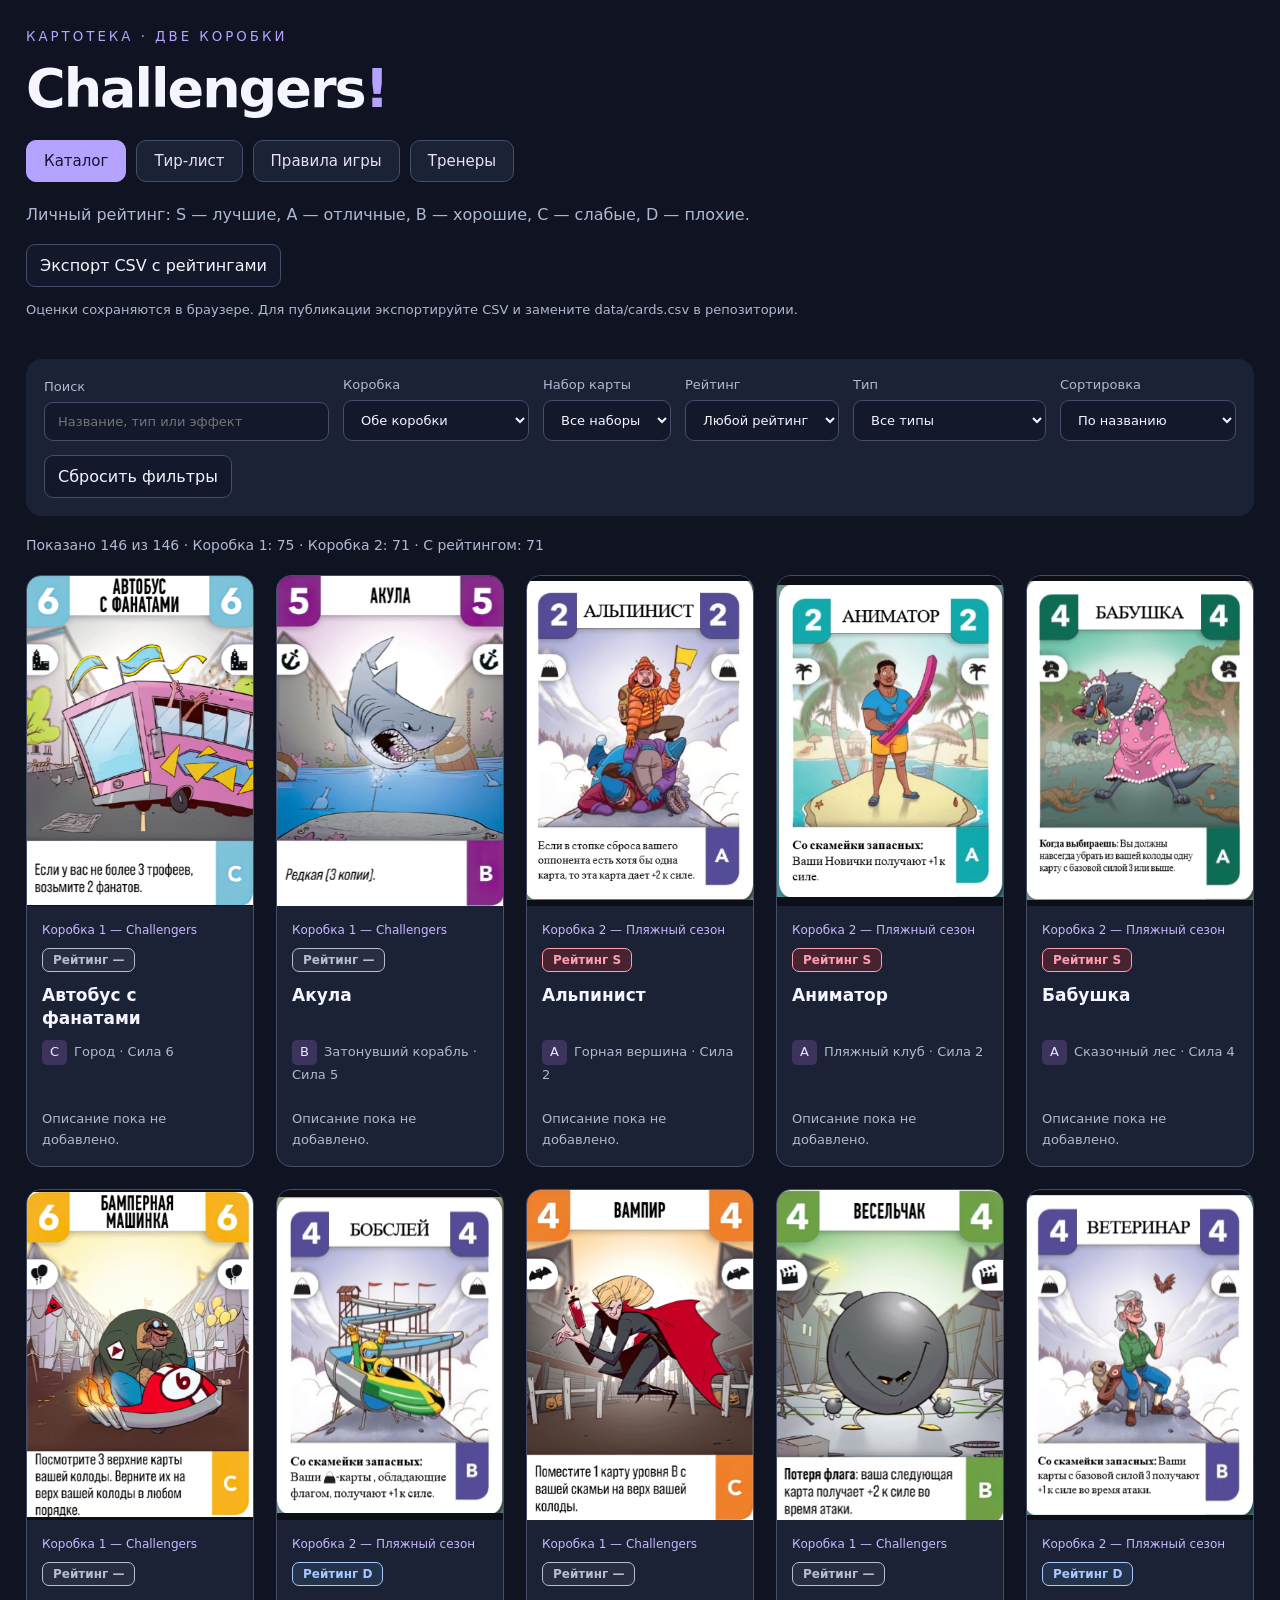
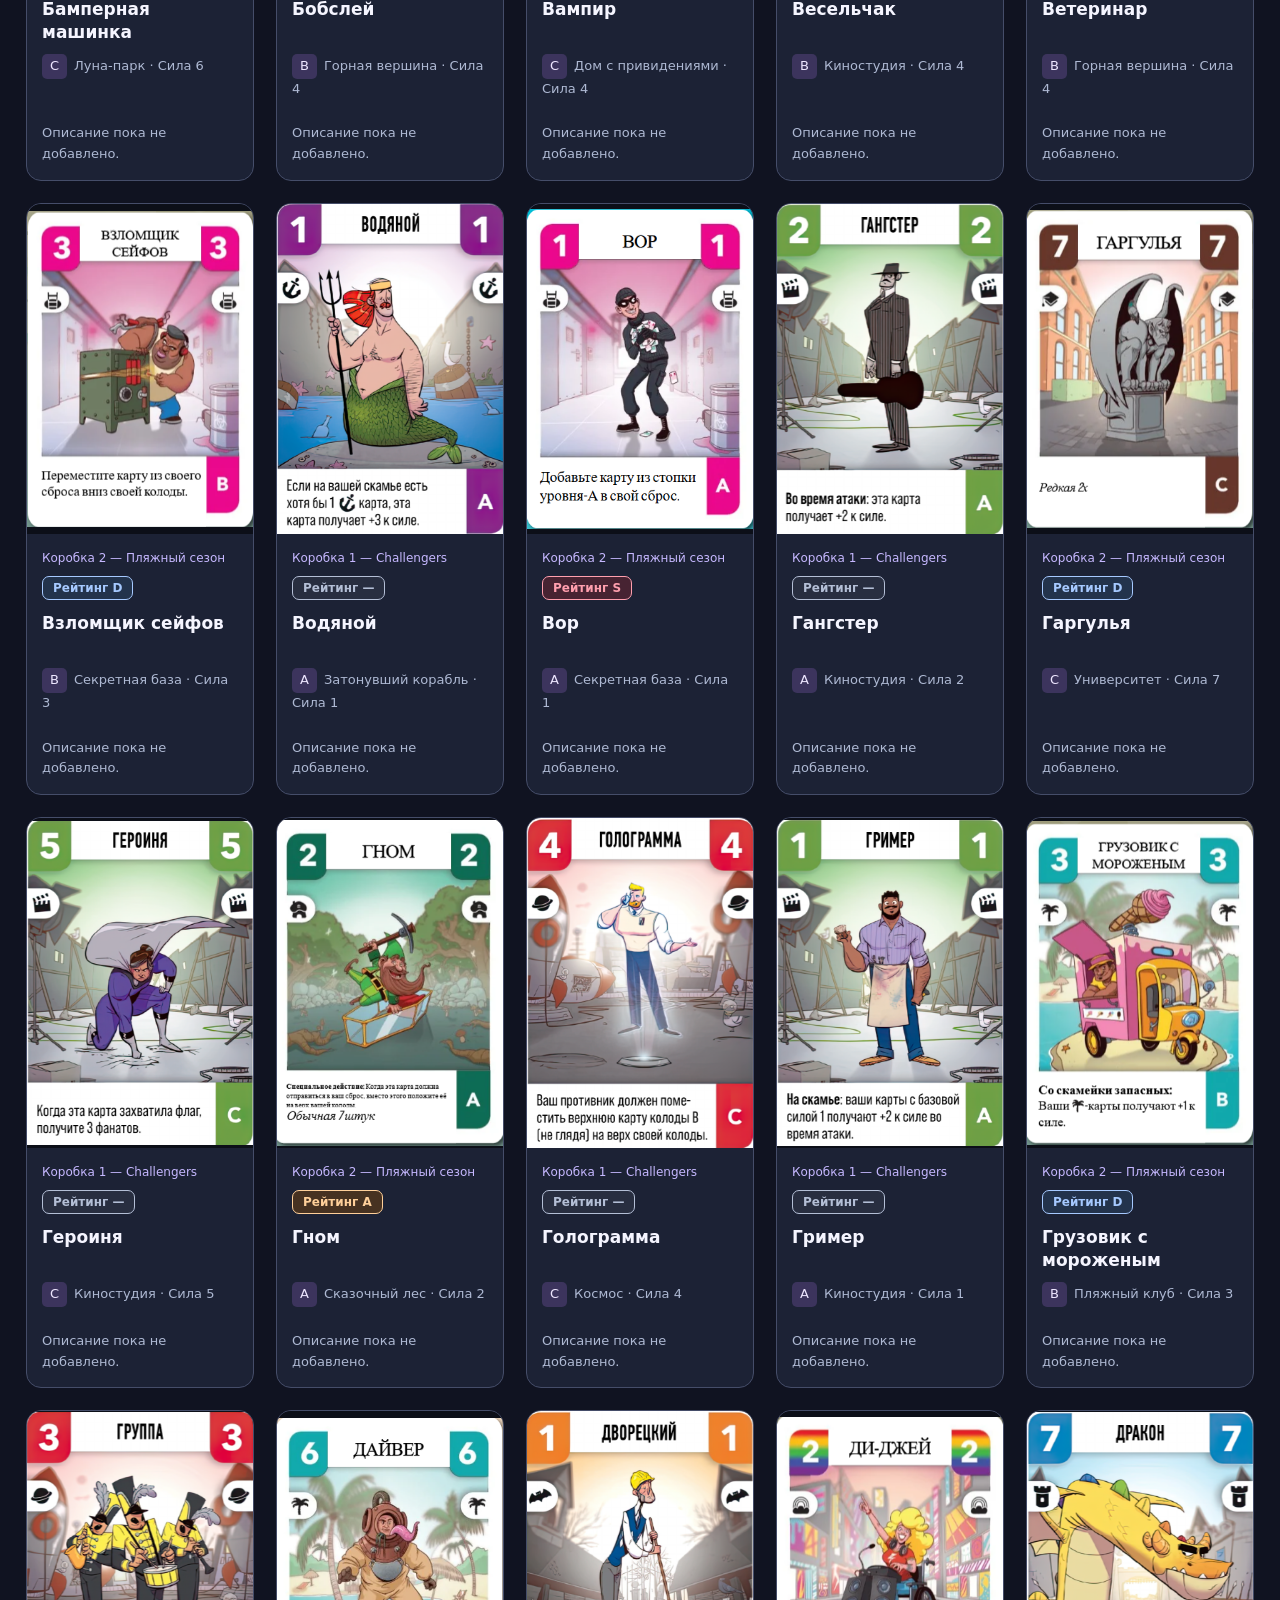
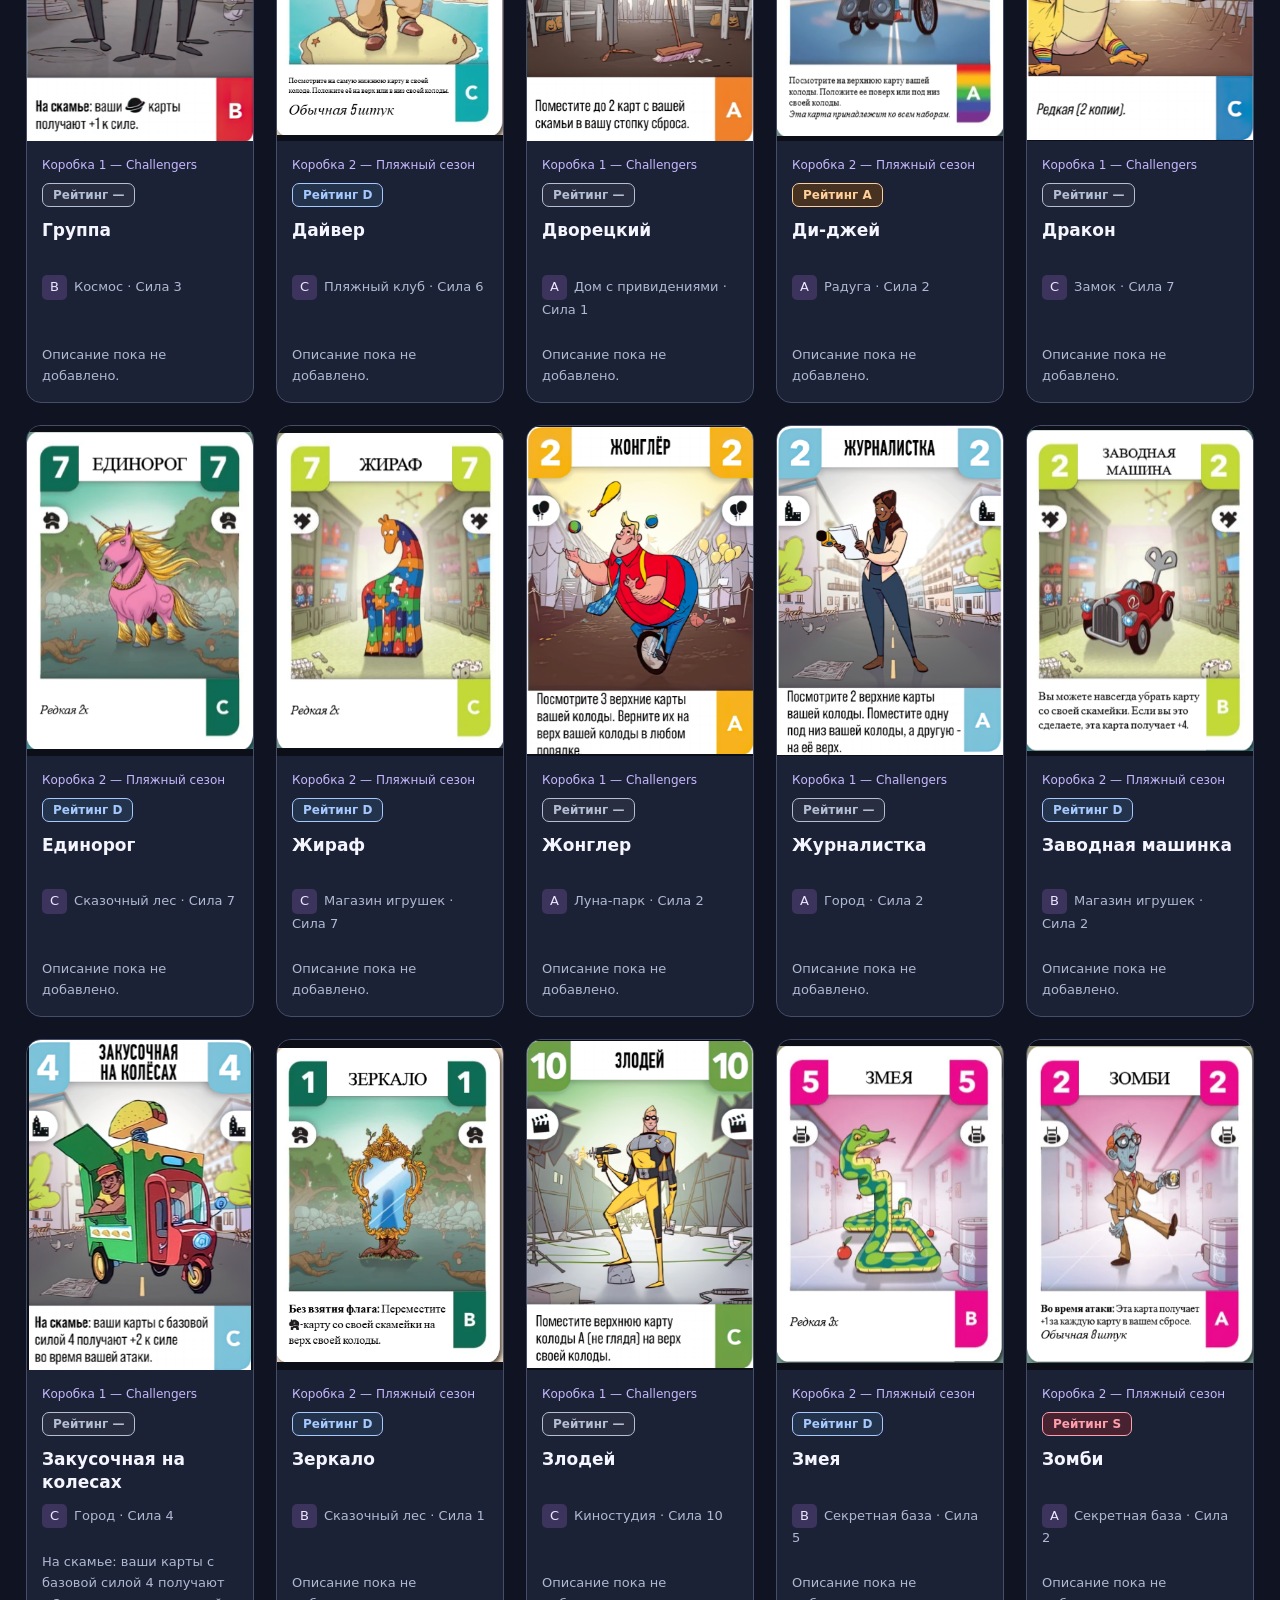
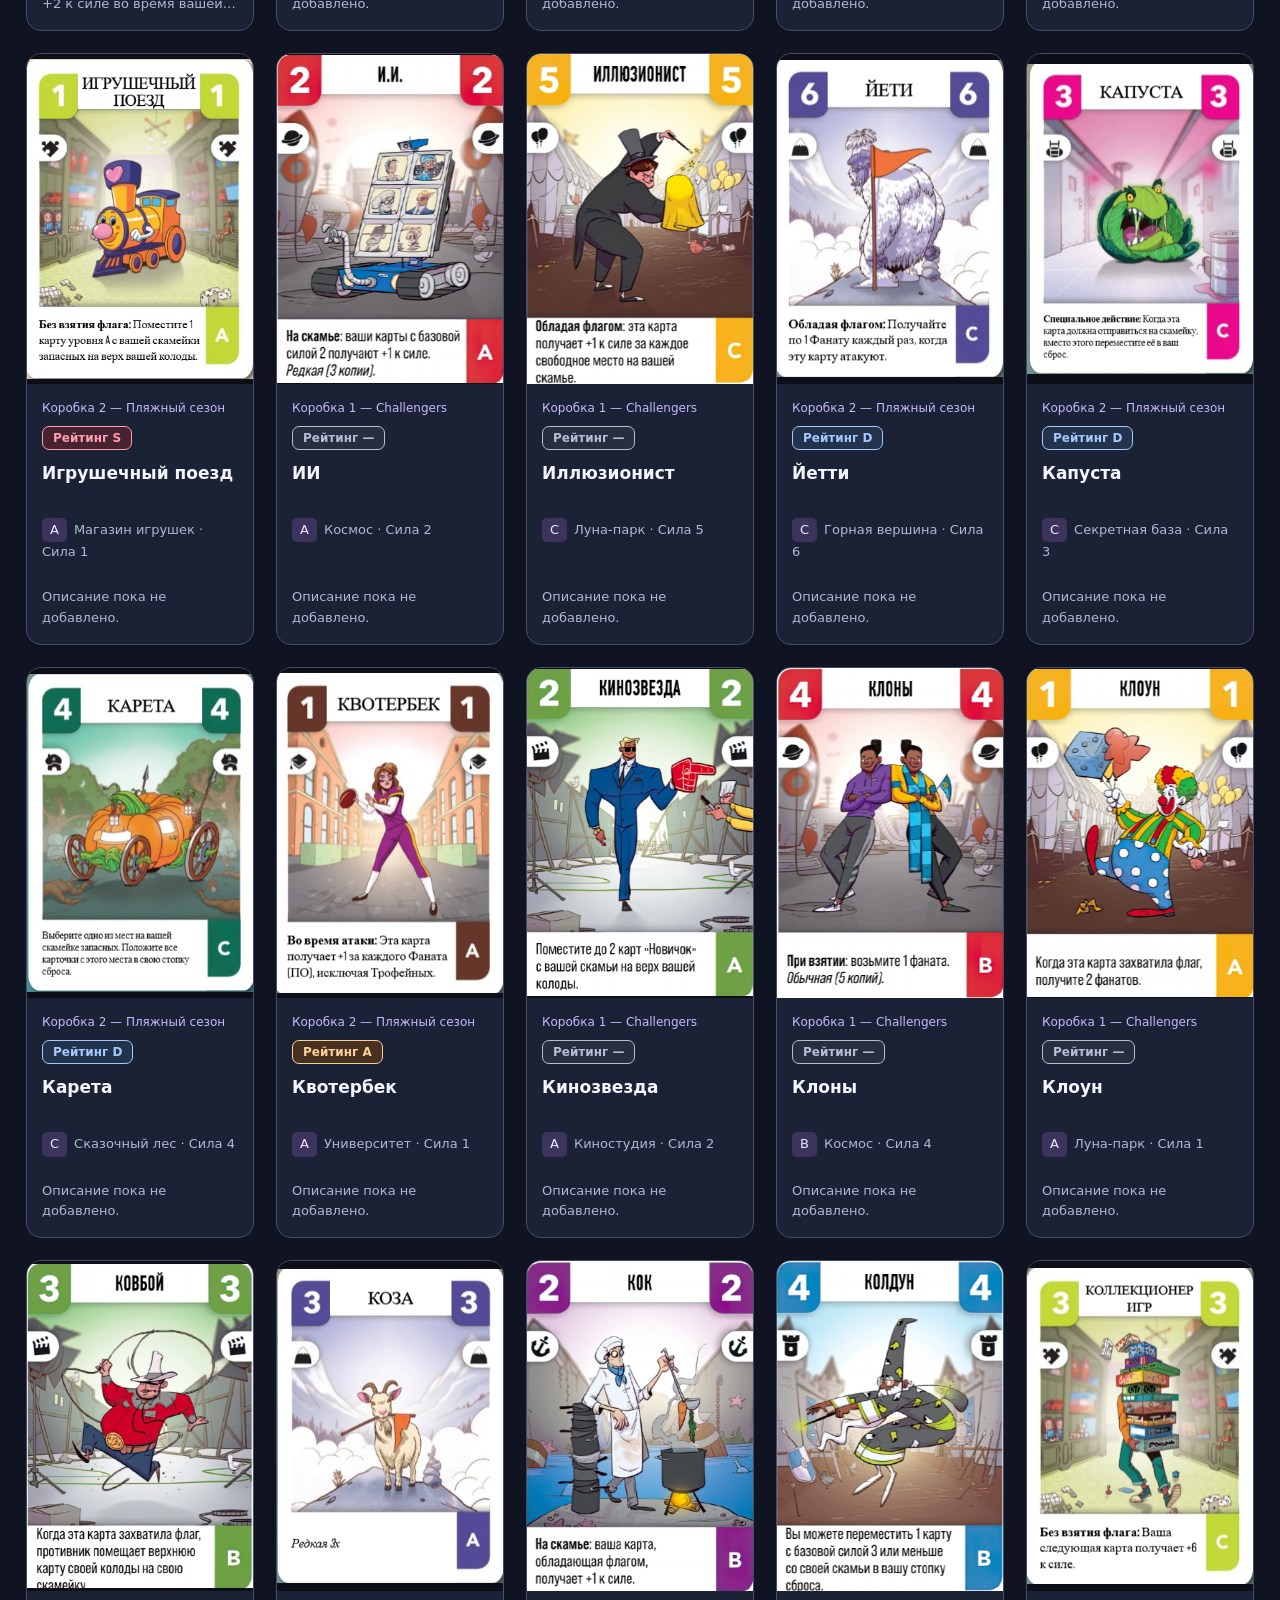
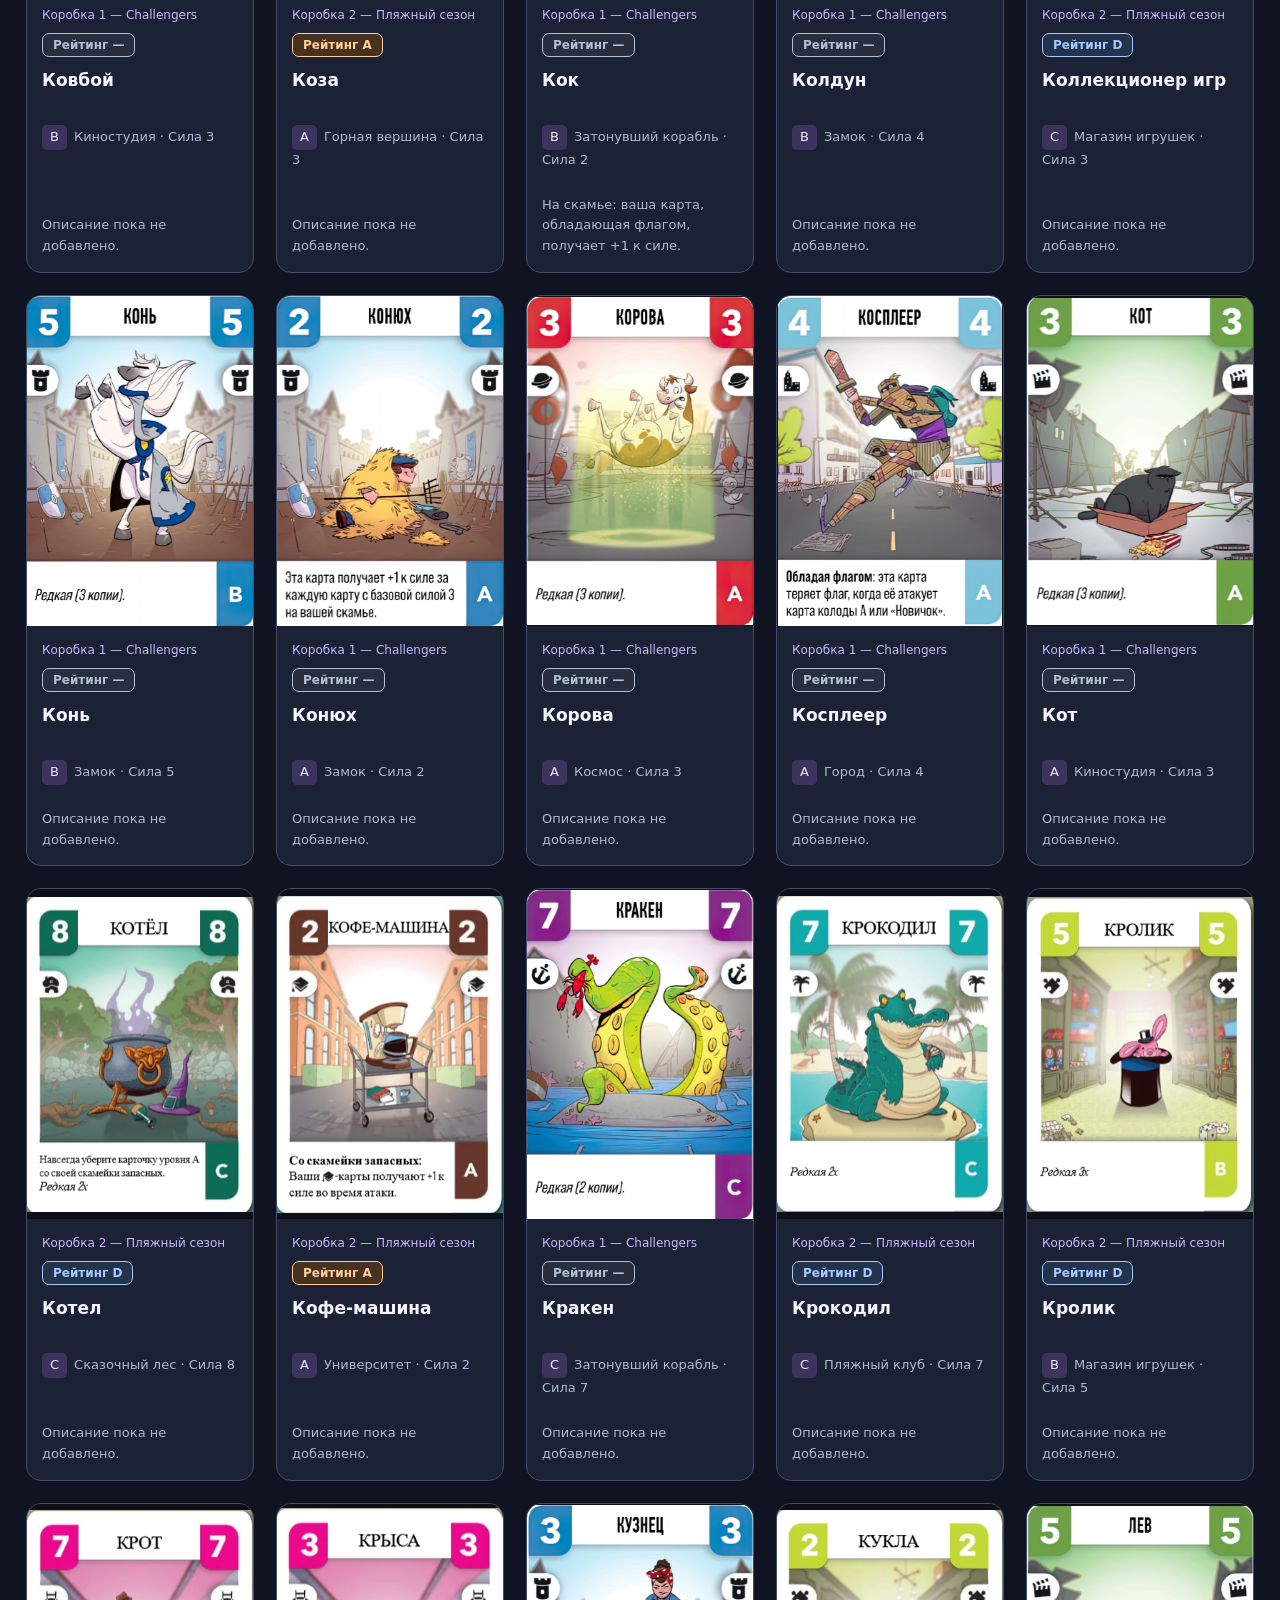
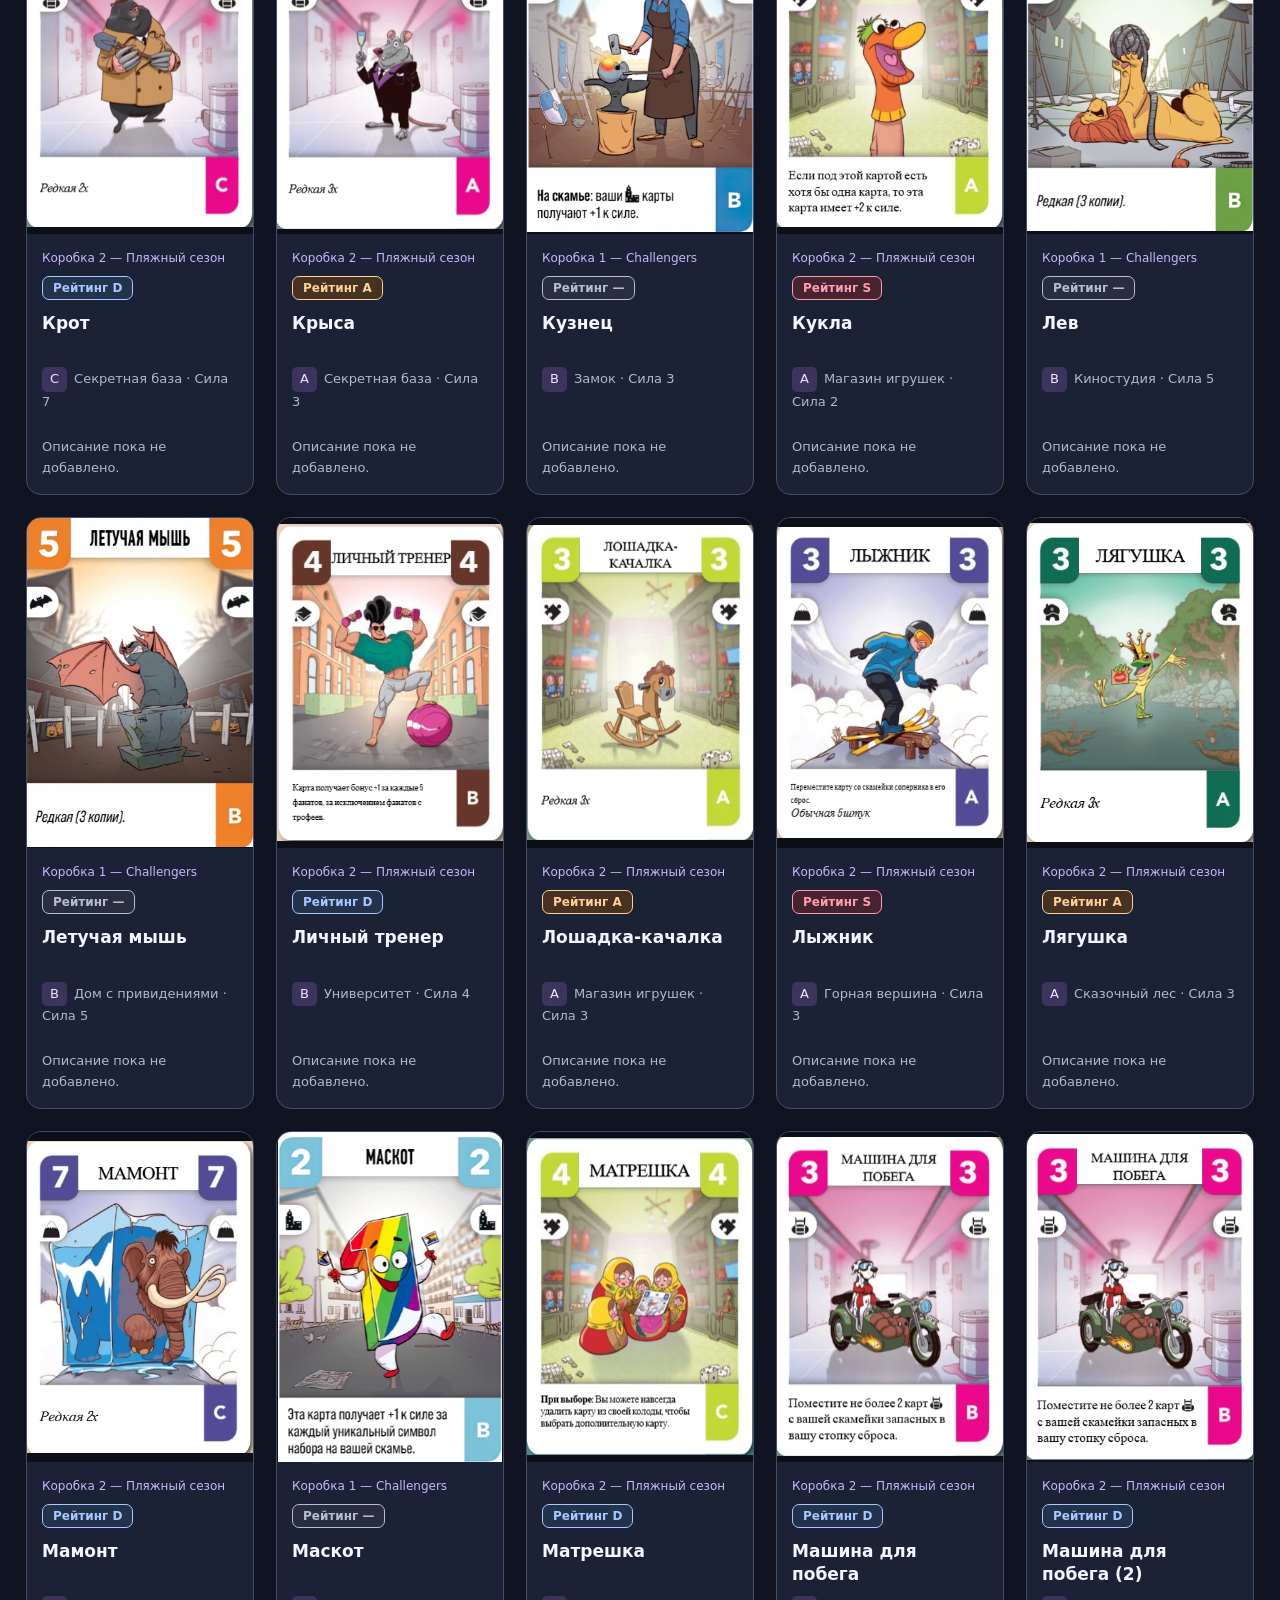
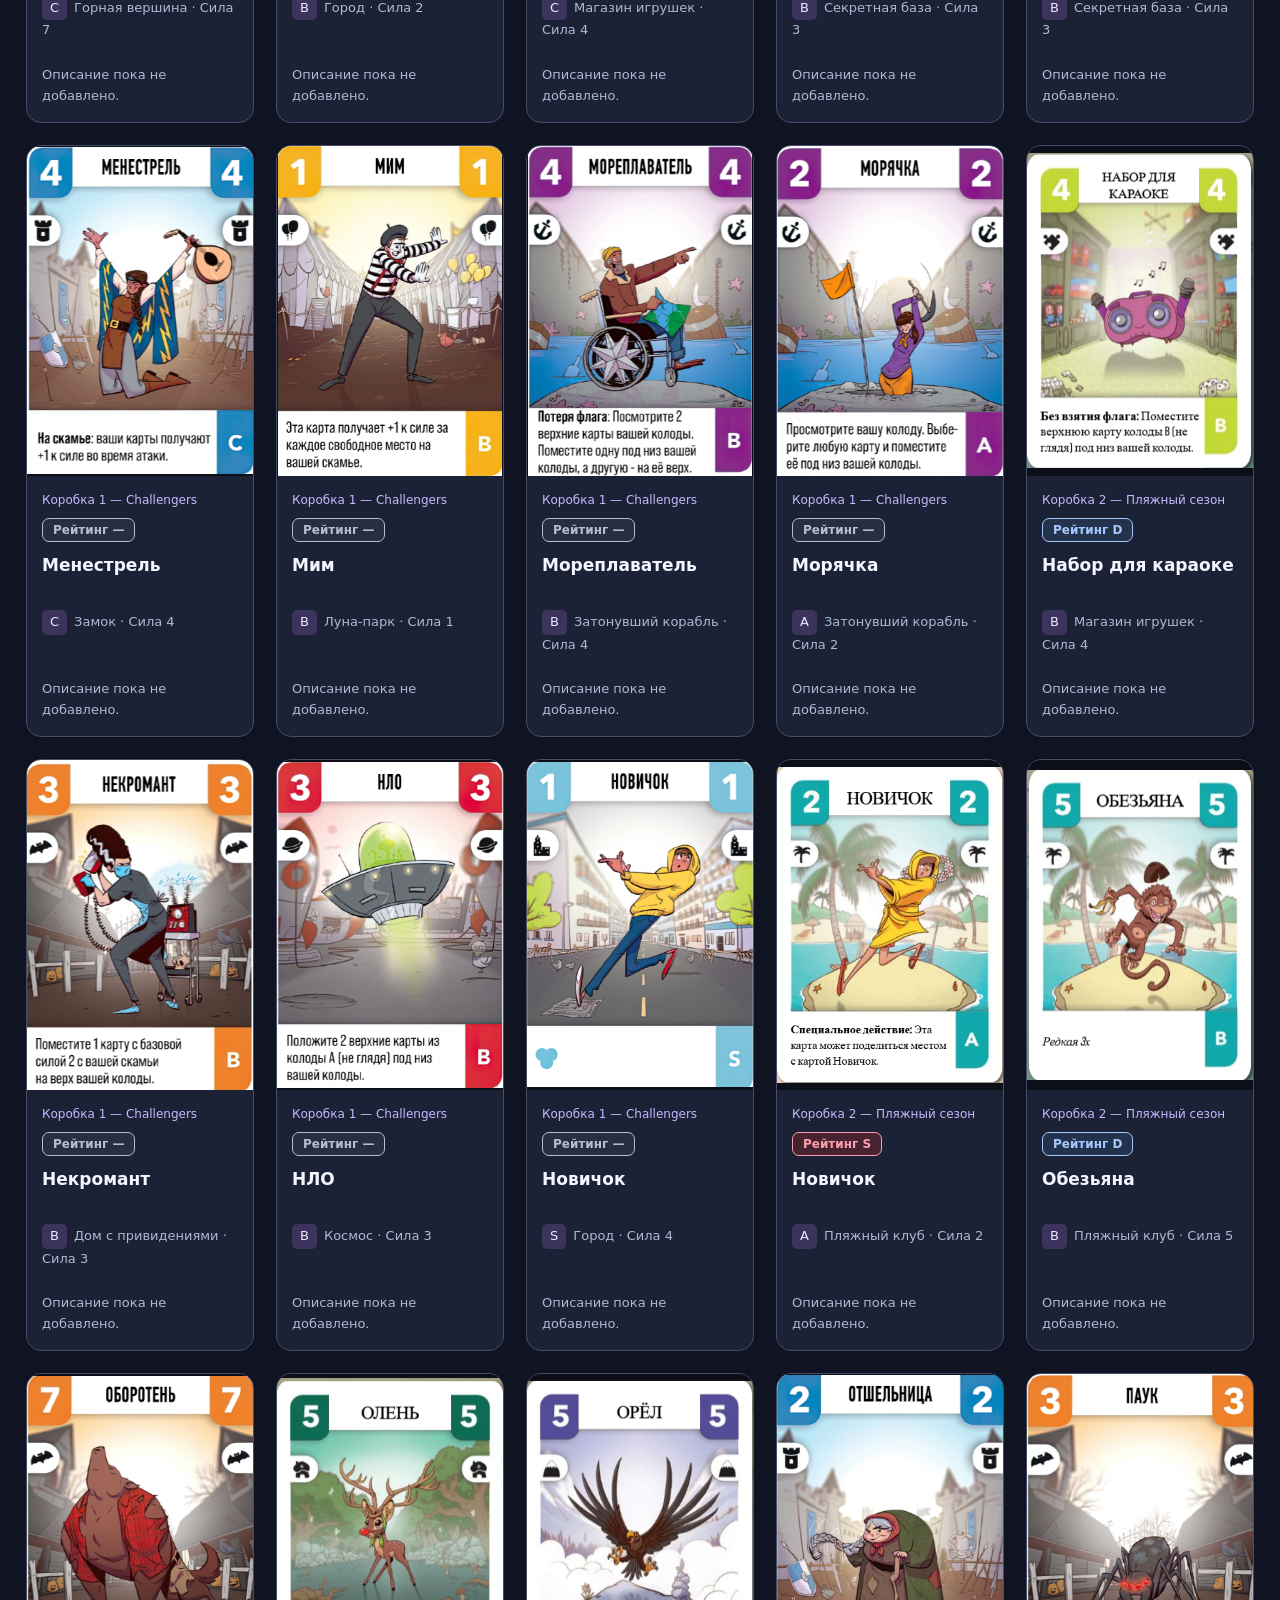
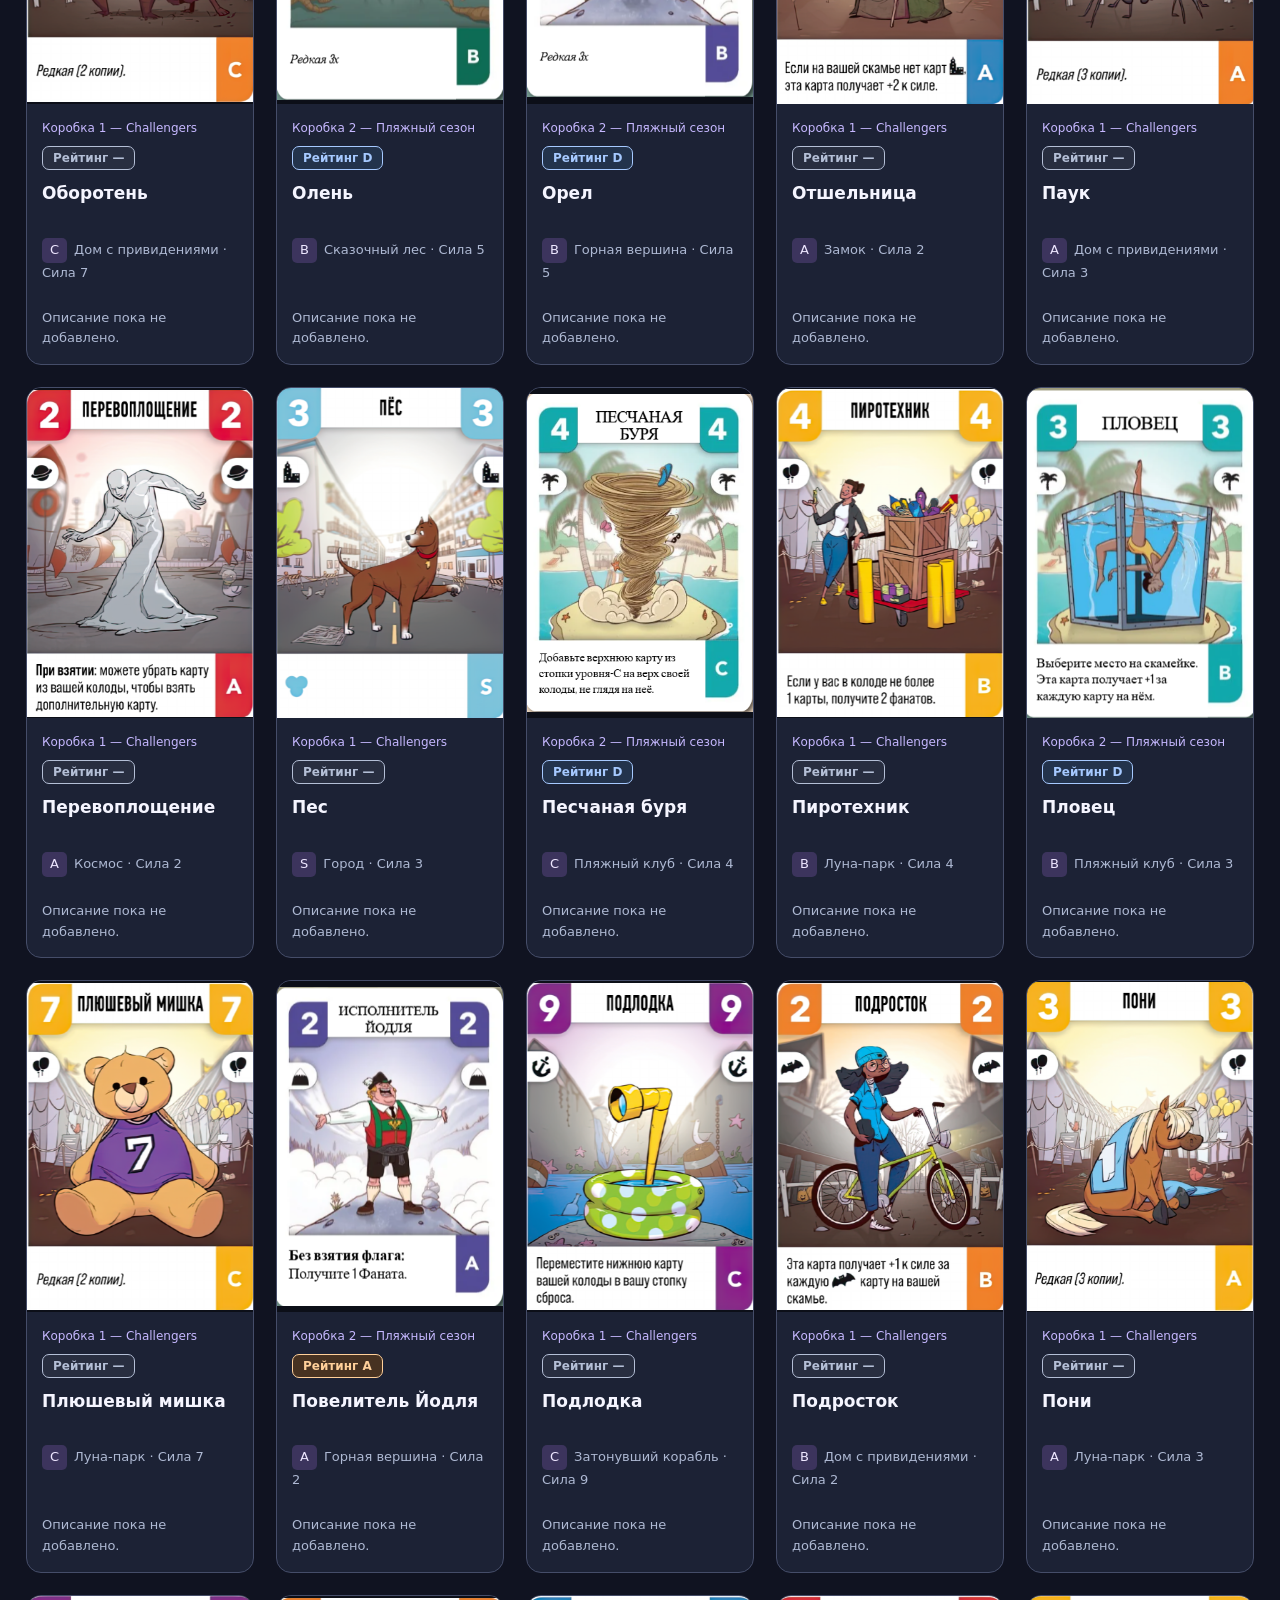
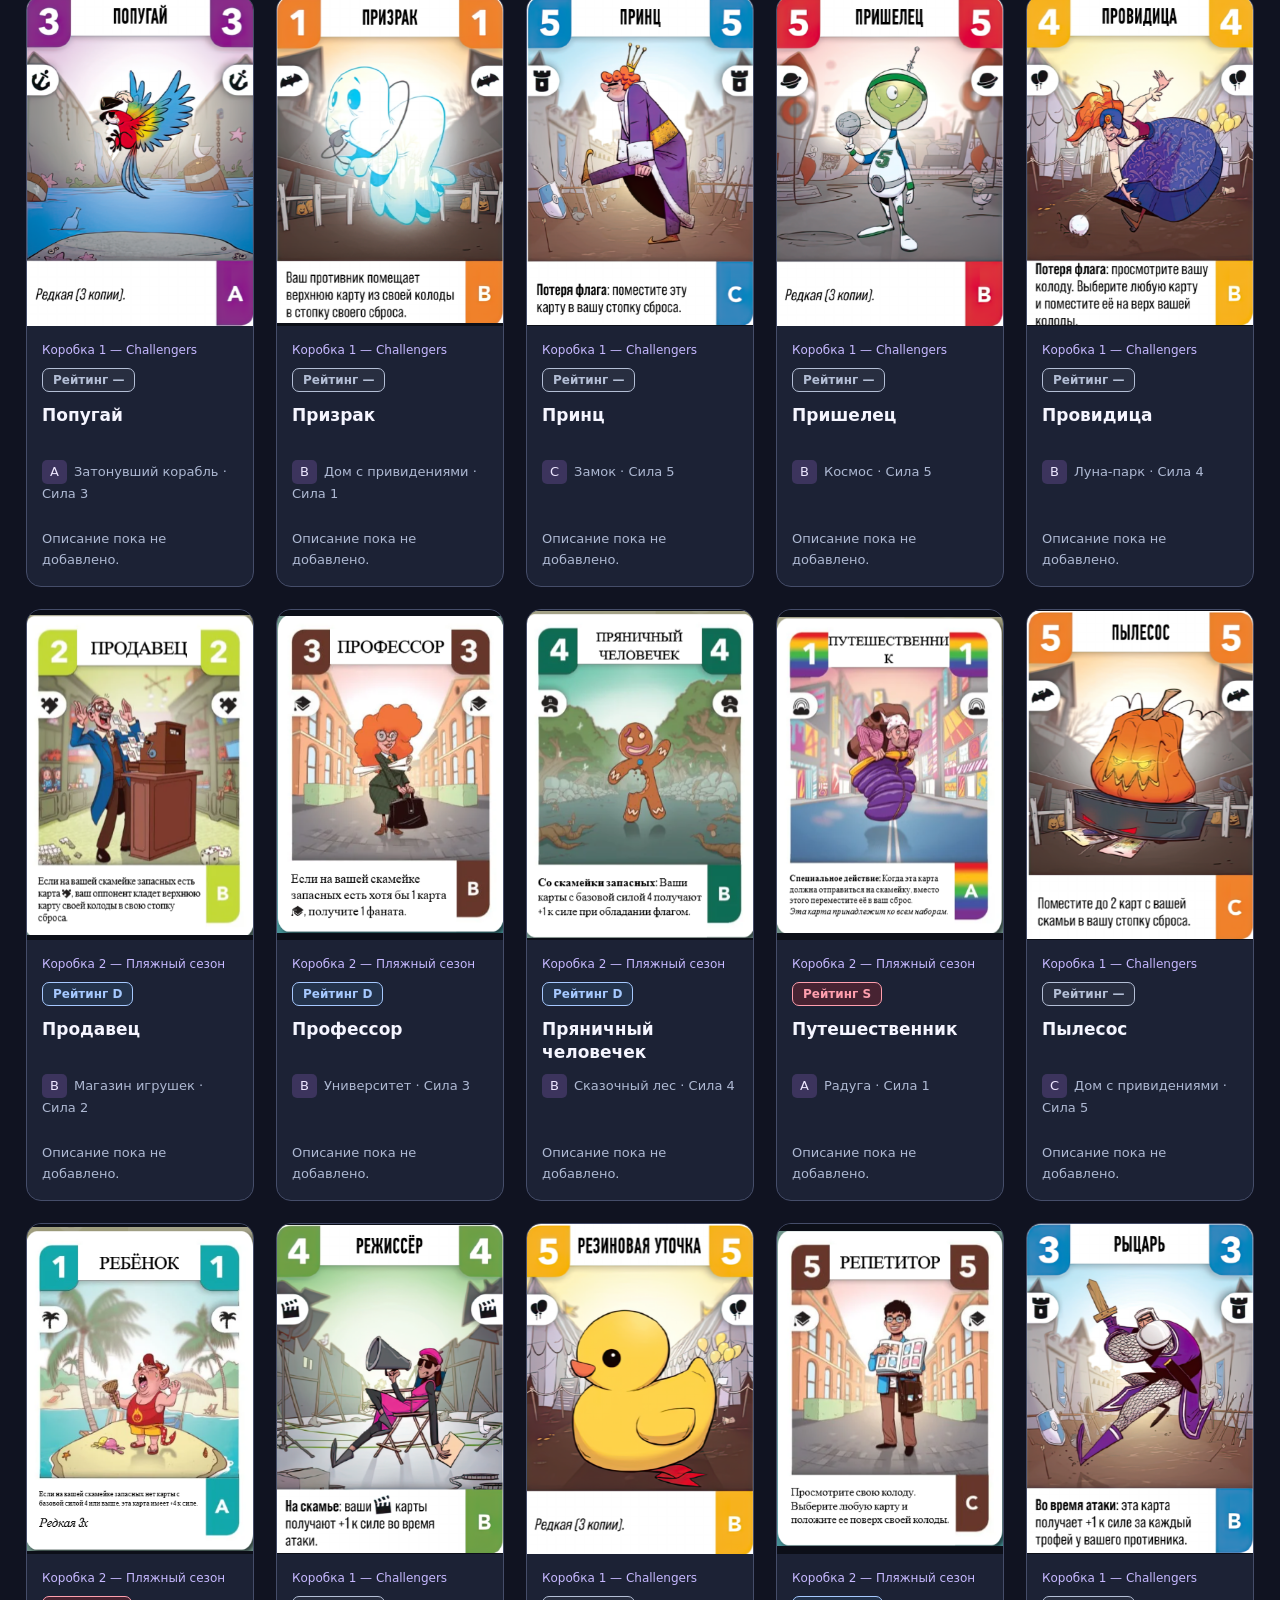
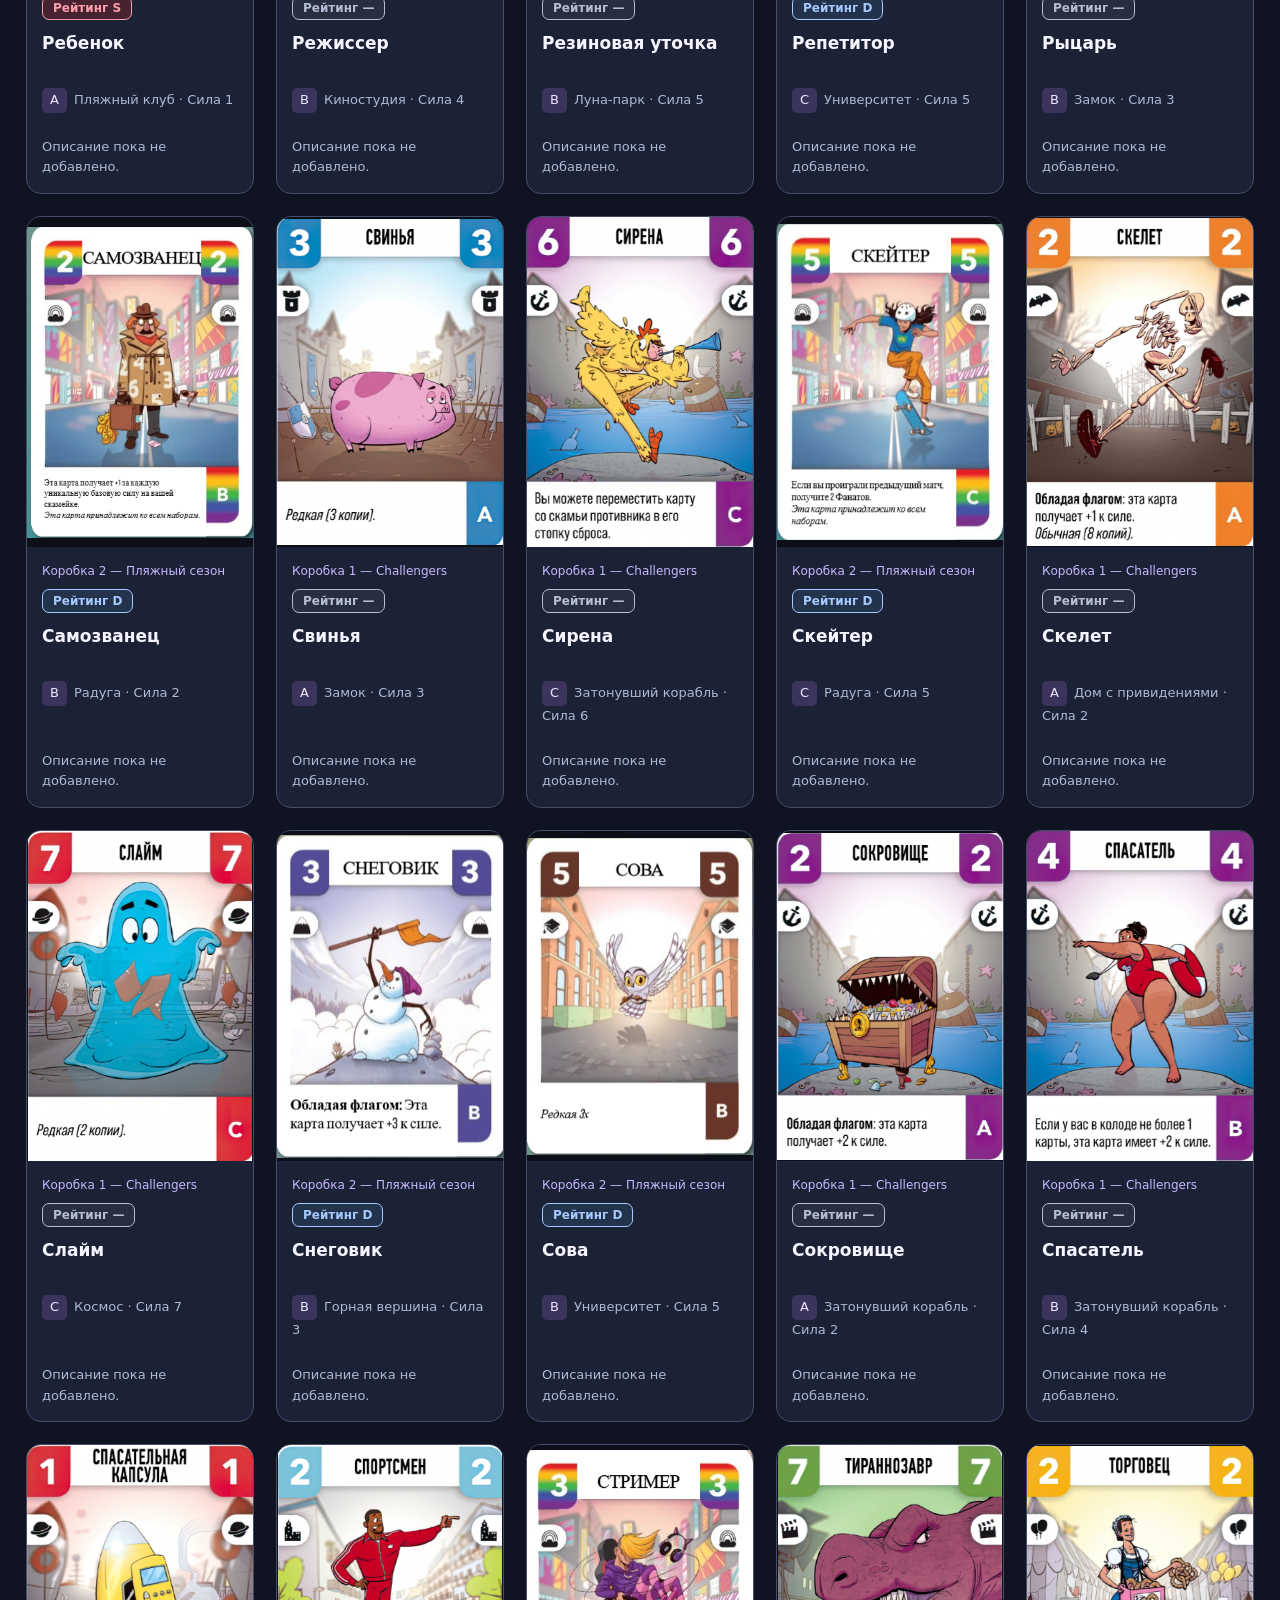
<file: index.html>
<!doctype html>
<html lang="ru"><head><meta charset="utf-8"><meta name="viewport" content="width=device-width,initial-scale=1"><title>Challengers — каталог карт</title><link rel="stylesheet" href="styles.css"><link rel="stylesheet" href="ratings.css"><script src="app.js" defer></script>
<style>.site-nav{display:flex;flex-wrap:wrap;gap:10px;margin:20px 0}.site-nav a{display:inline-flex;align-items:center;padding:11px 17px;border:1px solid #454d69;border-radius:10px;background:#1c2235;color:#e7dfff;text-decoration:none;font-size:15px}.site-nav a:hover{border-color:#b6a2ff;background:#2b2942}.site-nav a:focus-visible{outline:3px solid #b6a2ff;outline-offset:3px}.site-nav a[aria-current="page"]{background:#b6a2ff;color:#17132c;border-color:#b6a2ff}</style></head>
<body><header><small>КАРТОТЕКА · ДВЕ КОРОБКИ</small><h1>Challengers<span>!</span></h1>
<nav class="site-nav" aria-label="Основная навигация"><a href="index.html" aria-current="page">Каталог</a><a href="tier-list.html">Тир-лист</a><a href="rules.html">Правила игры</a><a href="trainers.html">Тренеры</a></nav>
<p>Личный рейтинг: S — лучшие, A — отличные, B — хорошие, C — слабые, D — плохие.</p><button id="export" type="button">Экспорт CSV с рейтингами</button><p class="rating-note">Оценки сохраняются в браузере. Для публикации экспортируйте CSV и замените data/cards.csv в репозитории.</p></header>
<main><section class="filters" aria-label="Фильтры"><label>Поиск<input id="search" type="search" placeholder="Название, тип или эффект"></label><label>Коробка<select id="box"><option value="">Обе коробки</option><option value="base">1 — Challengers</option><option value="beach">2 — Пляжный сезон</option></select></label><label>Набор карты<select id="deck"><option value="">Все наборы</option><option>S</option><option>A</option><option>B</option><option>C</option><option value="unknown">Без набора</option></select></label><label>Рейтинг<select id="rating"><option value="">Любой рейтинг</option><option value="S">S — лучшие</option><option value="A">A — отличные</option><option value="B">B — хорошие</option><option value="C">C — слабые</option><option value="D">D — плохие</option><option value="unrated">Без рейтинга</option></select></label><label>Тип<select id="type"><option value="">Все типы</option></select></label><label>Сортировка<select id="sort"><option value="name">По названию</option><option value="rating">По рейтингу S → D</option><option value="box">По коробке</option><option value="deck">По набору карты</option><option value="type">По типу</option><option value="power">По базовой силе</option></select></label><button type="button" id="reset">Сбросить фильтры</button></section><p id="status" role="status" aria-live="polite">Загрузка каталога…</p><section id="grid" class="grid" aria-label="Карты"></section><footer>Неофициальный каталог. Права на изображения принадлежат их правообладателям.</footer></main>
<dialog id="modal" aria-labelledby="title"><button type="button" id="close" class="close">Закрыть ✕</button><div class="detail"><img id="picture" alt=""><div><h2 id="title"></h2><p id="meta"></p><section class="rating-editor"><label>Личный рейтинг<select id="editRating"><option value="">Без рейтинга</option><option value="S">S — лучшие</option><option value="A">A — отличные</option><option value="B">B — хорошие</option><option value="C">C — слабые</option><option value="D">D — плохие</option></select></label><div class="rating-actions"><button type="button" id="saveRating">Сохранить рейтинг</button><button type="button" id="resetRating">Вернуть из CSV</button></div><p id="ratingMessage" role="status" aria-live="polite"></p></section><h3>Описание</h3><p id="description" class="description"></p></div></div></dialog></body></html>
</file>
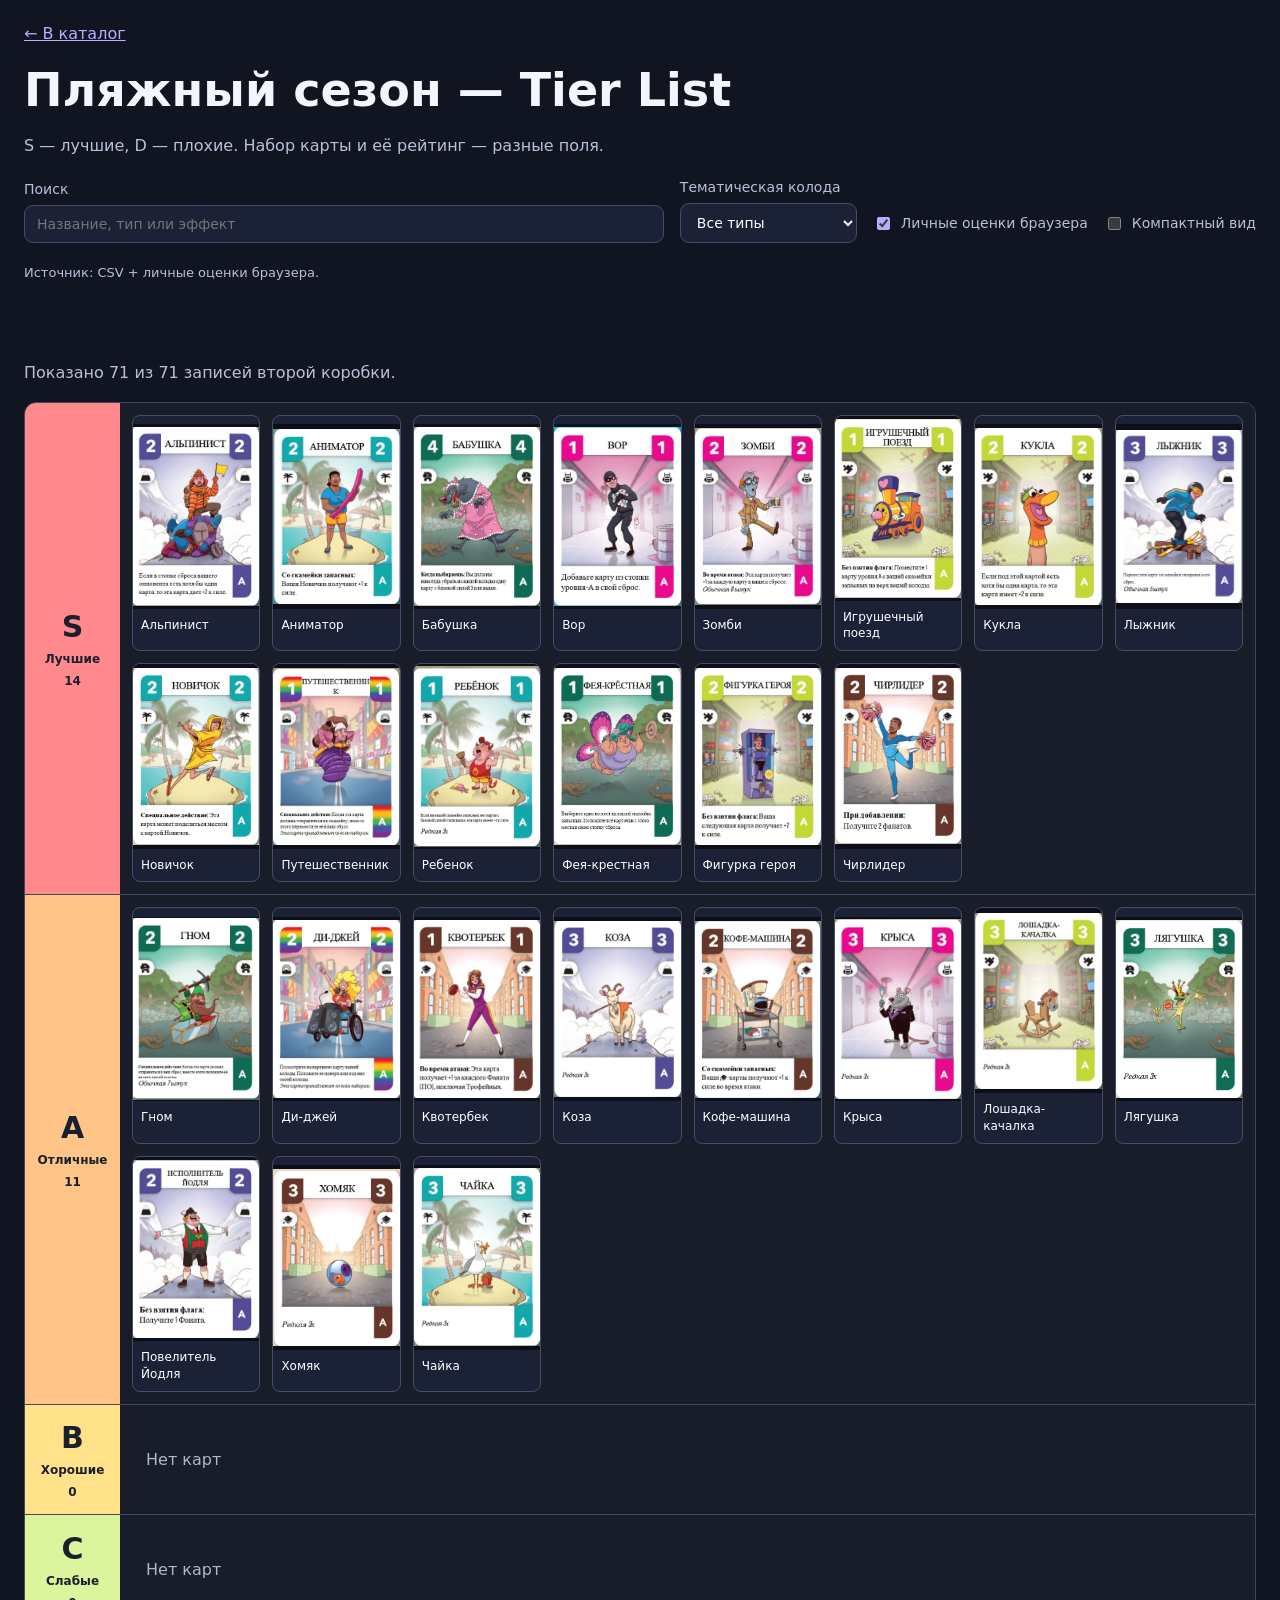
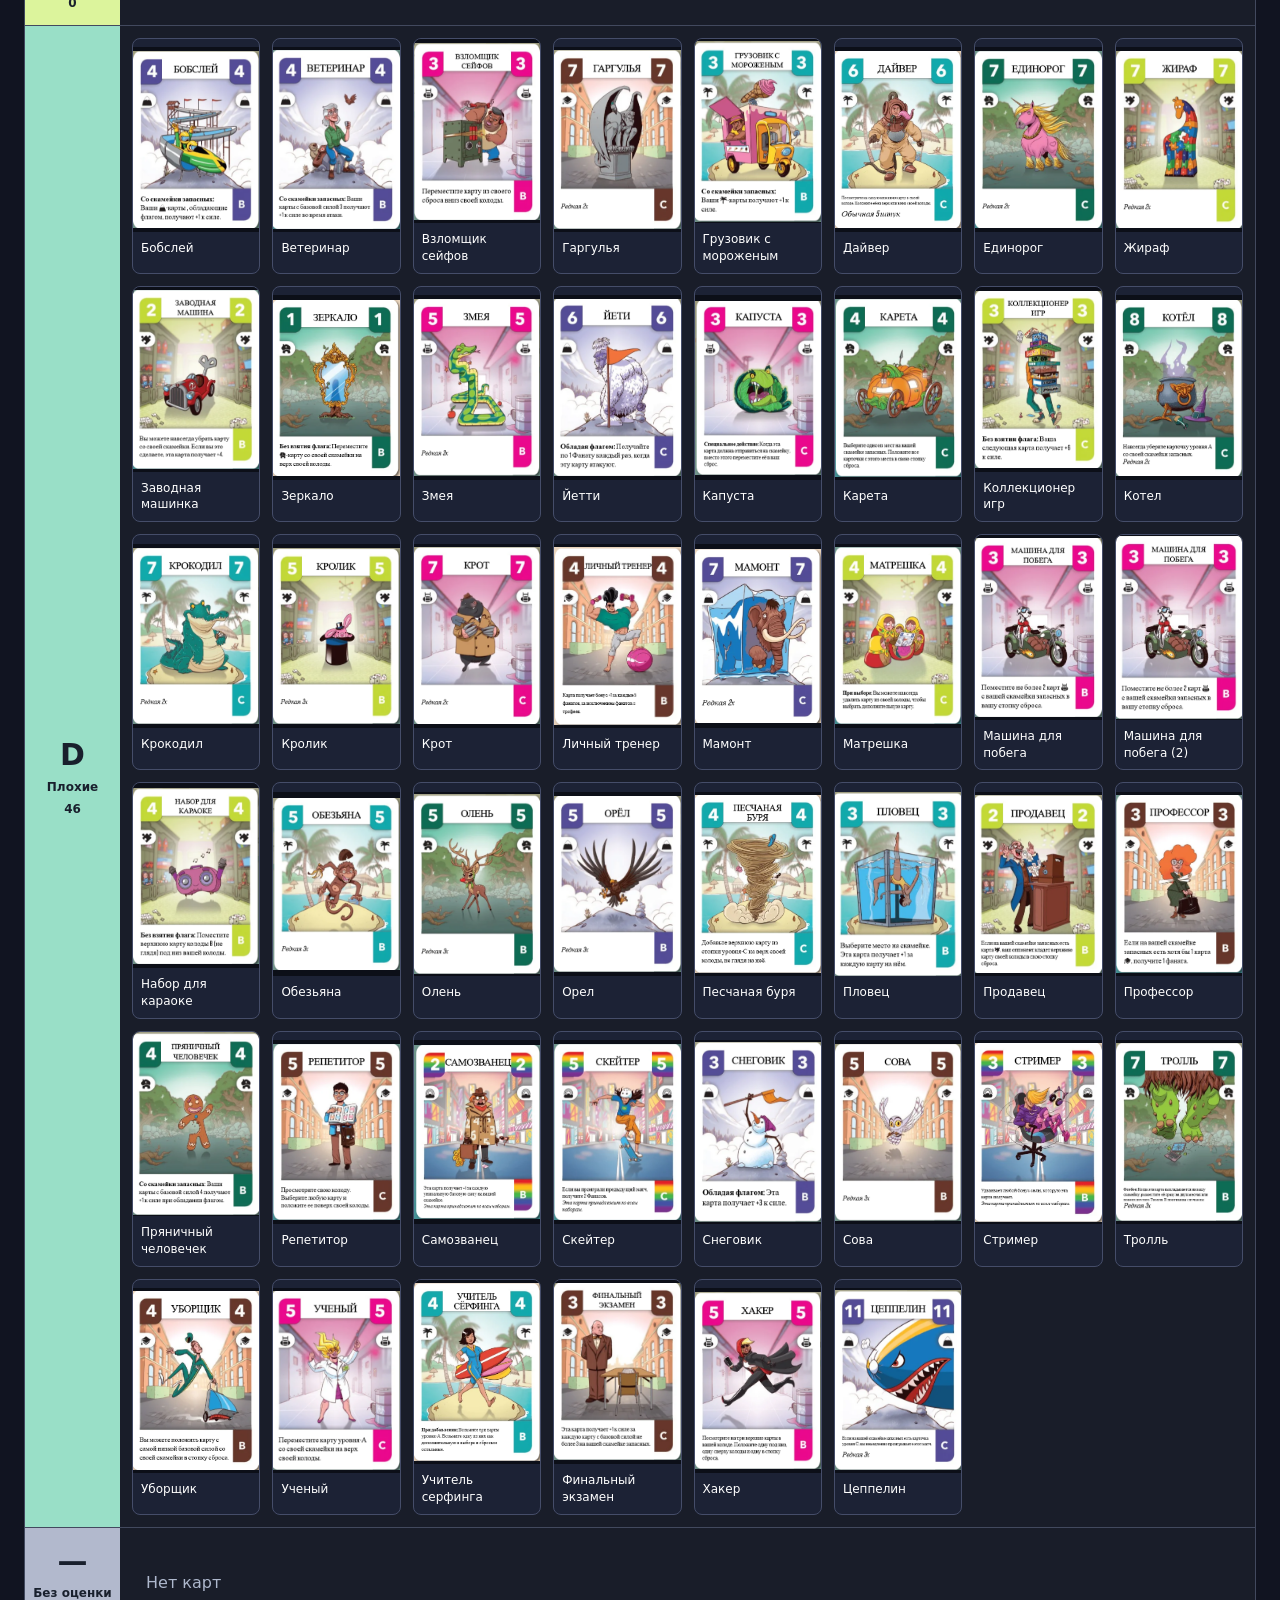
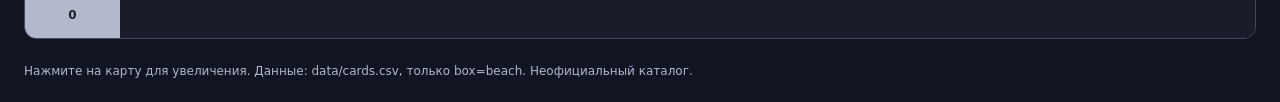
<file: tier-list.html>
<!doctype html>
<html lang="ru"><head><meta charset="utf-8"><meta name="viewport" content="width=device-width,initial-scale=1"><title>Пляжный сезон — тир-лист</title>
<style>
:root{color-scheme:dark}*{box-sizing:border-box}body{margin:0;background:#111421;color:#f5f5ff;font:16px system-ui,sans-serif}header,main{max-width:1550px;padding:24px;margin:auto}a{color:#bdacff}h1{font-size:clamp(28px,5vw,46px);margin:20px 0 8px}p{color:#b7c1d9;line-height:1.6}.tools{display:flex;flex-wrap:wrap;gap:16px;align-items:end;margin:20px 0}label{display:flex;flex-direction:column;gap:8px;color:#b7c1d9;font-size:14px}label:first-child{flex:1;min-width:210px}input,select,button{font:inherit;border:1px solid #454d69;border-radius:9px;padding:10px 12px;background:#1c2235;color:#fff}button,select{cursor:pointer}.check{flex-direction:row;align-items:center;padding:10px 0}input[type=checkbox]{accent-color:#baabff}:focus-visible{outline:3px solid #baabff;outline-offset:3px}.board{border:1px solid #42495e;border-radius:12px;overflow:hidden}.row{display:grid;grid-template-columns:95px minmax(0,1fr);border-bottom:1px solid #42495e;min-height:110px}.row:last-child{border-bottom:0}.tier{margin:0;padding:14px 5px;color:#19202d;display:flex;flex-direction:column;align-items:center;justify-content:center;gap:8px;font-size:30px}.tier small{font-size:12px;text-align:center}.cards{display:grid;grid-template-columns:repeat(auto-fill,minmax(120px,1fr));gap:12px;padding:12px;background:#191d29;align-content:start}.card{padding:0;max-width:180px;min-width:0;border-radius:8px;overflow:hidden;text-align:left}.art{aspect-ratio:315/460;display:flex;align-items:center;justify-content:center;background:#0c0f18}.art img{width:100%;height:100%;object-fit:contain}.name{display:block;font-size:12px;padding:8px;line-height:1.4}.missing{font-size:11px;padding:8px;overflow-wrap:anywhere}.empty{grid-column:1/-1;color:#aeb8cd;padding:14px}.compact .name{display:none}.compact .cards{grid-template-columns:repeat(auto-fill,minmax(90px,1fr))}.error{color:#ffb9c5}.source{font-size:13px}dialog{background:#1c2235;color:#fff;border:1px solid #454d69;border-radius:15px;width:calc(100% - 24px);max-width:850px;max-height:94vh;padding:20px}dialog::backdrop{background:#000b}.close{display:block;margin:0 0 15px auto}.detail{display:grid;grid-template-columns:minmax(0,1fr) minmax(0,1fr);gap:24px}.detail img{width:100%;max-height:75vh;object-fit:contain}.description{white-space:pre-wrap}footer{font-size:12px;color:#aeb8cd;margin-top:25px}@media(max-width:600px){header,main{padding:15px}.row{grid-template-columns:55px minmax(0,1fr)}.cards{grid-template-columns:repeat(auto-fill,minmax(80px,1fr));gap:7px;padding:7px}.tier{font-size:24px}.tier small{font-size:10px}.detail{grid-template-columns:1fr}.detail img{max-height:50vh}.tools label{width:100%}}
</style></head><body><header><a href="index.html">← В каталог</a><h1>Пляжный сезон — Tier List</h1><p>S — лучшие, D — плохие. Набор карты и её рейтинг — разные поля.</p><div class="tools"><label>Поиск<input id="search" type="search" placeholder="Название, тип или эффект"></label><label>Тематическая колода<select id="type"><option value="">Все типы</option></select></label><label class="check"><input type="checkbox" id="personal" checked>Личные оценки браузера</label><label class="check"><input type="checkbox" id="compact">Компактный вид</label></div><p id="source" class="source"></p></header><main><p id="status" role="status" aria-live="polite">Загрузка тир-листа…</p><div id="board" class="board"></div><footer>Нажмите на карту для увеличения. Данные: data/cards.csv, только box=beach. Неофициальный каталог.</footer></main><dialog id="modal" aria-labelledby="title"><button id="close" class="close">Закрыть</button><div class="detail"><img id="picture" alt=""><div><h2 id="title"></h2><p id="meta"></p><p id="description" class="description"></p></div></div></dialog>
<script>
window.addEventListener('error',function(event){var status=document.getElementById('status');if(status){status.className='error';status.textContent='Ошибка JavaScript: '+event.message;}});
</script>
<script>
'use strict';
(function(){
 const $=id=>document.getElementById(id);
 const tiers=['S','A','B','C','D',''];
 const labels=['Лучшие','Отличные','Хорошие','Слабые','Плохие','Без оценки'];
 const colors=['#ff898d','#ffc487','#ffe28a','#dcf49c','#99dfc7','#b2b9cd'];
 const storageKey='challengers-personal-ratings-v1';
 let cards=[],personal={},storageOK=true;
 function own(o,k){return Object.prototype.hasOwnProperty.call(o,k);}
 function make(tag,cls,text){const n=document.createElement(tag);if(cls)n.className=cls;if(text!==undefined)n.textContent=text;return n;}
 function error(message){$('status').className='error';$('status').textContent='Ошибка: '+message;}
 function readPersonal(){personal={};storageOK=true;try{const data=JSON.parse(localStorage.getItem(storageKey)||'{}');if(data&&typeof data==='object'&&!Array.isArray(data)){for(const [k,v] of Object.entries(data)){if(tiers.includes(v))personal[k]=v;}}}catch(e){storageOK=false;}}
 function getRating(card){const k=JSON.stringify([card.box,card.id]);return $('personal').checked&&own(personal,k)?personal[k]:card.rating;}
 function parseCSV(source){
  const text=source.replace(/^\uFEFF/,'');
  const header=text.split(/\r\n|\n|\r/,1)[0];
  const separator=header.includes(';')&&!header.includes(',')?';':',';
  const rows=[];let row=[],field='',quoted=false,closed=false;
  function endField(){row.push(field);field='';closed=false;}
  function endRow(){endField();if(row.some(v=>v.trim()!==''))rows.push(row);row=[];}
  for(let i=0;i<text.length;i++){
   const char=text[i];
   if(quoted){if(char==='"'){if(text[i+1]==='"'){field+='"';i++;}else{quoted=false;closed=true;}}else field+=char;continue;}
   if(char===separator){endField();continue;}
   if(char==='\r'||char==='\n'){if(char==='\r'&&text[i+1]==='\n')i++;endRow();continue;}
   if(closed){if(char===' '||char==='\t')continue;throw Error('Лишние символы после кавычки в CSV.');}
   if(char==='"'){if(field!=='')throw Error('Некорректные кавычки в CSV.');quoted=true;}else field+=char;
  }
  if(quoted)throw Error('В CSV не закрыты кавычки.');
  if(field!==''||row.length||closed)endRow();
  if(!rows.length)throw Error('CSV пуст.');
  const headers=rows.shift().map(v=>v.trim());
  if(new Set(headers).size!==headers.length)throw Error('Повторяются заголовки CSV.');
  for(const key of ['id','name','type','image','box','rating'])if(!headers.includes(key))throw Error('В CSV отсутствует столбец '+key+'. Нужен общий CSV с рейтингами.');
  const ids=new Set();
  return rows.map((values,index)=>{
   if(values.length!==headers.length)throw Error('Запись '+(index+2)+': неверное число столбцов.');
   return Object.fromEntries(headers.map((key,i)=>[key,values[i].trim()]));
  }).filter(card=>card.box==='beach').map(card=>{
   if(!card.id||!card.name||!card.type||!card.image)throw Error('Заполните id, name, type, image у второй коробки.');
   if(ids.has(card.id))throw Error('Повторяется id: '+card.id);ids.add(card.id);
   card.rating=card.rating.toUpperCase();if(!tiers.includes(card.rating))throw Error('Неизвестный рейтинг у карты '+card.name);
   const path=card.image.replace(/\\/g,'/');const parts=path.split('/');
   if(!path.startsWith('images/')||parts.some(part=>!part||part==='.'||part==='..')||/[?#]/.test(path))throw Error('Неверный путь изображения: '+card.image);
   card.imageURL=parts.map(encodeURIComponent).join('/');return card;
  });
 }
 function openCard(card){$('title').textContent=card.name;$('meta').textContent=['Коробка 2',card.type,'Рейтинг: '+(getRating(card)||'—'),'Набор: '+(card.deck||'—'),'Сила: '+(card.power||'—')].join(' · ');$('description').textContent=card.description||'Описание пока не добавлено.';const image=$('picture');image.onerror=()=>{image.onerror=null;image.removeAttribute('src');image.alt='Не найдено: '+card.image;};image.alt=card.name;image.src=card.imageURL;$('modal').showModal();}
 function render(){
  const query=$('search').value.trim().toLocaleLowerCase('ru');const type=$('type').value;
  const list=cards.filter(card=>(!type||card.type===type)&&(!query||[card.name,card.type,card.description||''].join(' ').toLocaleLowerCase('ru').includes(query))).sort((a,b)=>a.name.localeCompare(b.name,'ru'));
  $('status').className='';$('status').textContent='Показано '+list.length+' из '+cards.length+' записей второй коробки.';
  $('source').textContent=$('personal').checked?(storageOK?'Источник: CSV + личные оценки браузера.':'Источник: CSV; личное хранилище недоступно.'):'Источник: только rating из CSV.';
  const rows=tiers.map((tier,index)=>{
   const matching=list.filter(card=>getRating(card)===tier);const row=make('section','row');row.setAttribute('aria-label',(tier||'Без оценки')+': '+matching.length);
   const label=make('h2','tier');label.style.background=colors[index];label.append(document.createTextNode(tier||'—'),make('small','',labels[index]),make('small','',String(matching.length)));
   const area=make('div','cards');
   for(const card of matching){const button=make('button','card');button.type='button';button.title=card.name+' · '+card.type;button.setAttribute('aria-label','Открыть карту '+card.name);const art=make('div','art'),image=make('img');image.loading='lazy';image.alt=card.name;image.onerror=()=>image.replaceWith(make('span','missing','Не найдено: '+card.image));image.src=card.imageURL;art.append(image);button.append(art,make('span','name',card.name));button.onclick=()=>openCard(card);area.append(button);}
   if(!matching.length)area.append(make('p','empty','Нет карт'));row.append(label,area);return row;
  });
  $('board').replaceChildren(...rows);
 }
 $('search').oninput=render;$('type').onchange=render;$('personal').onchange=render;$('compact').onchange=()=>document.body.classList.toggle('compact',$('compact').checked);
 $('close').onclick=()=>$('modal').close();$('modal').onclick=event=>{if(event.target!==$('modal'))return;const bounds=$('modal').getBoundingClientRect();if(event.clientX<bounds.left||event.clientX>bounds.right||event.clientY<bounds.top||event.clientY>bounds.bottom)$('modal').close();};
 window.addEventListener('storage',event=>{if(event.key===null||event.key===storageKey){readPersonal();render();}});
 window.addEventListener('focus',()=>{if(cards.length){readPersonal();render();}});
 async function init(){
  if(location.protocol==='file:'){error('Страница открыта как файл. Запустите HTTP-сервер и откройте http://127.0.0.1:8000/tier-list.html');return;}
  const controller=new AbortController();const timeout=setTimeout(()=>controller.abort(),15000);
  try{
   $('status').textContent='Загрузка data/cards.csv…';
   const response=await fetch('data/cards.csv',{cache:'no-cache',signal:controller.signal});
   if(!response.ok)throw Error('Не удалось загрузить data/cards.csv: HTTP '+response.status);
   const text=await response.text();
   if(/^\s*(<!doctype html|<html[\s>])/i.test(text))throw Error('Вместо CSV получен HTML. Проверьте путь data/cards.csv.');
   cards=parseCSV(text);readPersonal();
   const types=[...new Set(cards.map(card=>card.type))].sort((a,b)=>a.localeCompare(b,'ru'));
   $('type').replaceChildren(new Option('Все типы',''),...types.map(type=>new Option(type,type)));
   render();if(!cards.length)$('status').textContent='В CSV нет карт box=beach.';
  }catch(e){console.error(e);error(e.name==='AbortError'?'CSV не загрузился за 15 секунд.':e.message);}finally{clearTimeout(timeout);}
 }
 init();
})();
</script></body></html>
</file>
<file: styles.css>
/* =========================
   Основные настройки
   ========================= */

:root {
  color-scheme: dark;

  --bg: #101321;
  --panel: #1c2235;
  --muted: #aeb9d3;
  --accent: #b6a2ff;
  --border: #454d69;
}

* {
  box-sizing: border-box;
}

body {
  margin: 0;
  background: var(--bg);
  color: #f5f5ff;
  font: 16px system-ui, sans-serif;
}

header,
main {
  max-width: 1400px;
  margin: 0 auto;
  padding: 26px;
}

header {
  padding-bottom: 0;
}

small,
h1 span {
  color: var(--accent);
}

header > small {
  letter-spacing: 3px;
}

h1 {
  margin: 12px 0;
  font-size: clamp(32px, 5vw, 54px);
  letter-spacing: -2px;
}

p {
  color: var(--muted);
  line-height: 1.6;
}

a {
  color: var(--accent);
}

:focus-visible {
  outline: 3px solid var(--accent);
  outline-offset: 3px;
}

/* =========================
   Навигация
   ========================= */

.site-nav {
  display: flex;
  flex-wrap: wrap;
  gap: 10px;
  margin: 20px 0;
}

.site-nav a {
  display: inline-flex;
  align-items: center;

  padding: 11px 17px;
  border: 1px solid var(--border);
  border-radius: 10px;

  background: var(--panel);
  color: #e7dfff;

  font-size: 15px;
  text-decoration: none;
}

.site-nav a:hover {
  border-color: var(--accent);
  background: #2b2942;
}

.site-nav a[aria-current="page"] {
  border-color: var(--accent);
  background: var(--accent);
  color: #17132c;
}

/* =========================
   Поля и кнопки
   ========================= */

input,
select,
button {
  padding: 11px 13px;
  border: 1px solid var(--border);
  border-radius: 9px;

  background: #13182a;
  color: #f5f5ff;

  font: inherit;
}

input,
select {
  width: 100%;
  min-width: 0;
}

button,
select {
  cursor: pointer;
}

button:hover {
  border-color: var(--accent);
}

label {
  display: flex;
  flex-direction: column;
  gap: 8px;

  min-width: 0;

  color: var(--muted);
  font-size: 13px;
}

/* =========================
   Фильтры
   ========================= */

.filters {
  display: flex;
  flex-wrap: wrap;
  align-items: flex-end;
  gap: 14px;

  padding: 18px;
  border-radius: 16px;

  background: var(--panel);
}

.filters > label:first-child {
  flex: 1;
  min-width: 220px;
}

#status {
  margin: 18px 0;
  font-size: 14px;
}

/* =========================
   Сетка каталога
   ========================= */

.grid {
  display: grid;
  grid-template-columns:
    repeat(auto-fill, minmax(220px, 1fr));

  align-items: stretch;
  gap: 22px;
}

/* =========================
   Карточки каталога
   ========================= */

#grid > .card {
  display: flex;
  flex-direction: column;
  align-items: stretch;
  justify-content: flex-start;

  min-width: 0;
  height: 100%;
  padding: 0;

  overflow: hidden;

  border: 1px solid var(--border);
  border-radius: 15px;

  background: var(--panel);
  text-align: left;

  transition:
    transform 0.15s ease,
    border-color 0.15s ease;
}

#grid > .card:hover {
  transform: translateY(-4px);
  border-color: var(--accent);
}

/* =========================
   Одинаковая область изображения
   ========================= */

#grid > .card > .art {
  position: relative;

  width: 100%;
  aspect-ratio: 315 / 460;

  flex: 0 0 auto;

  overflow: hidden;
  background: #0c0f18;
}

#grid > .card > .art > img {
  position: absolute;
  inset: 0;

  display: block;

  width: 100%;
  height: 100%;

  object-fit: contain;
  object-position: center;
}

/* Сообщение при отсутствии изображения */

#grid > .card > .art > span {
  display: flex;
  align-items: center;
  justify-content: center;

  width: 100%;
  height: 100%;
  padding: 16px;

  color: var(--muted);
  text-align: center;
  overflow-wrap: anywhere;
}

/* =========================
   Информация под изображением
   ========================= */

#grid > .card > .info {
  display: flex;
  flex-direction: column;
  align-items: flex-start;

  flex: 1;

  min-width: 0;
  width: 100%;
  padding: 15px;
}

/* Отметка коробки */

#grid .box-label {
  width: 100%;
  min-height: 1.5em;
  margin-bottom: 9px;

  color: #c6b8ff;
  font-size: 12px;
  line-height: 1.5;
}

/* Отметка рейтинга */

#grid .rating-badge {
  flex: 0 0 auto;
}

/* Две строки под название */

#grid > .card > .info > h2 {
  width: 100%;
  min-height: 2.7em;
  margin: 0 0 10px;

  font-size: 17px;
  line-height: 1.35;
  overflow-wrap: anywhere;
}

/* Набор, тематическая колода и сила */

.tags {
  color: var(--muted);
  font-size: 13px;
  line-height: 1.6;
}

#grid .tags {
  width: 100%;
  margin-bottom: 12px;
}

.badge {
  display: inline-block;

  margin-right: 7px;
  padding: 2px 8px;
  border-radius: 5px;

  background: #3c345d;
  color: #eee7ff;
}

/* Описание в нижней части карточки */

#grid > .card > .info > .excerpt {
  display: -webkit-box;
  -webkit-line-clamp: 3;
  -webkit-box-orient: vertical;

  width: 100%;
  margin: auto 0 0;
  padding-top: 12px;

  overflow: hidden;

  color: var(--muted);
  font-size: 13px;
  line-height: 1.6;
}

/* =========================
   Пустой результат
   ========================= */

.empty {
  grid-column: 1 / -1;

  padding: 50px;
  border: 1px dashed var(--border);
  border-radius: 15px;

  color: var(--muted);
  text-align: center;
}

/* =========================
   Окно просмотра карты
   ========================= */

dialog {
  width: calc(100% - 24px);
  max-width: 900px;
  max-height: 94vh;

  padding: 22px;
  overflow: auto;

  border: 1px solid var(--border);
  border-radius: 18px;

  background: var(--panel);
  color: #fff;
}

dialog::backdrop {
  background: #000b;
  backdrop-filter: blur(5px);
}

.close {
  display: block;
  margin: 0 0 18px auto;
}

.detail {
  display: grid;
  grid-template-columns:
    minmax(0, 1fr) minmax(0, 1fr);

  align-items: start;
  gap: 25px;
}

.detail > div {
  min-width: 0;
}

.detail img {
  display: block;

  width: 100%;
  max-height: 76vh;

  object-fit: contain;
  object-position: top center;
}

.detail h2 {
  margin-top: 0;
  overflow-wrap: anywhere;
}

.description {
  color: #f5f5ff;
  line-height: 1.6;
  white-space: pre-wrap;
  overflow-wrap: anywhere;
}

/* =========================
   Подвал
   ========================= */

footer {
  margin-top: 40px;

  color: var(--muted);
  font-size: 13px;
  line-height: 1.6;
}

/* =========================
   Мобильная версия
   ========================= */

@media (max-width: 600px) {
  header,
  main {
    padding: 18px;
  }

  header {
    padding-bottom: 0;
  }

  .site-nav {
    gap: 8px;
  }

  .site-nav a {
    padding: 9px 12px;
    font-size: 14px;
  }

  .filters {
    gap: 12px;
    padding: 14px;
  }

  .filters > label {
    width: 100%;
  }

  .filters > label:first-child {
    min-width: 0;
  }

  .filters > button {
    width: 100%;
  }

  .grid {
    grid-template-columns: repeat(2, minmax(0, 1fr));
    gap: 12px;
  }

  #grid > .card {
    border-radius: 12px;
  }

  #grid > .card > .info {
    padding: 10px;
  }

  #grid > .card > .info > h2 {
    min-height: 2.7em;
    font-size: 14px;
  }

  #grid .box-label {
    /* Две строки под отметку коробки на узком экране */
    min-height: 3em;
    font-size: 11px;
  }

  .tags,
  #grid > .card > .info > .excerpt {
    font-size: 12px;
  }

  .empty {
    padding: 30px 15px;
  }

  dialog {
    padding: 16px;
  }

  .detail {
    grid-template-columns: 1fr;
    gap: 20px;
  }

  .detail img {
    max-height: 52vh;
  }
}
/* =========================
   Мобильная версия
   ========================= */

@media (max-width: 600px) {
  header,
  main {
    padding: 18px;
  }

  header {
    padding-bottom: 0;
  }

  .site-nav {
    gap: 8px;
  }

  .site-nav a {
    padding: 9px 12px;
    font-size: 14px;
  }

  .filters {
    gap: 12px;
    padding: 14px;
  }

  .filters > label {
    width: 100%;
  }

  .filters > label:first-child {
    min-width: 0;
  }

  .filters > button {
    width: 100%;
  }

  .grid {
    grid-template-columns: repeat(2, minmax(0, 1fr));
    gap: 12px;
  }

  #grid > .card {
    border-radius: 12px;
  }

  #grid > .card > .info {
    padding: 10px;
  }

  #grid > .card > .info > h2 {
    min-height: 2.7em;
    font-size: 14px;
  }

  #grid .box-label {
    /* Две строки под отметку коробки на узком экране */
    min-height: 3em;
    font-size: 11px;
  }

  .tags,
  #grid > .card > .info > .excerpt {
    font-size: 12px;
  }

  .empty {
    padding: 30px 15px;
  }

  dialog {
    padding: 16px;
  }

  .detail {
    grid-template-columns: 1fr;
    gap: 20px;
  }

  .detail img {
    max-height: 52vh;
  }
}

/* Конец styles.css */
</file>
<file: ratings.css>
.rating-badge{display:inline-block;border-radius:7px;padding:4px 10px;margin:0 0 12px;font-size:12px;font-weight:700;border:1px solid currentColor}.rating-S{color:#ff9fae;background:#472332}.rating-A{color:#ffd09a;background:#473221}.rating-B{color:#f3e699;background:#3c391f}.rating-C{color:#99dfb6;background:#203b30}.rating-D{color:#a6c9ff;background:#23334c}.rating-none{color:#b4bfd6;background:#282e40}.box-label{color:#c6b8ff;font-size:12px;margin-bottom:9px}.rating-editor{padding:16px;border:1px solid #454d69;border-radius:12px;margin:18px 0}.rating-actions{display:flex;flex-wrap:wrap;gap:9px;margin-top:12px}.rating-editor p,.rating-note{font-size:13px}.rating-editor select{max-width:100%}.rating-note{max-width:850px}
</file>
